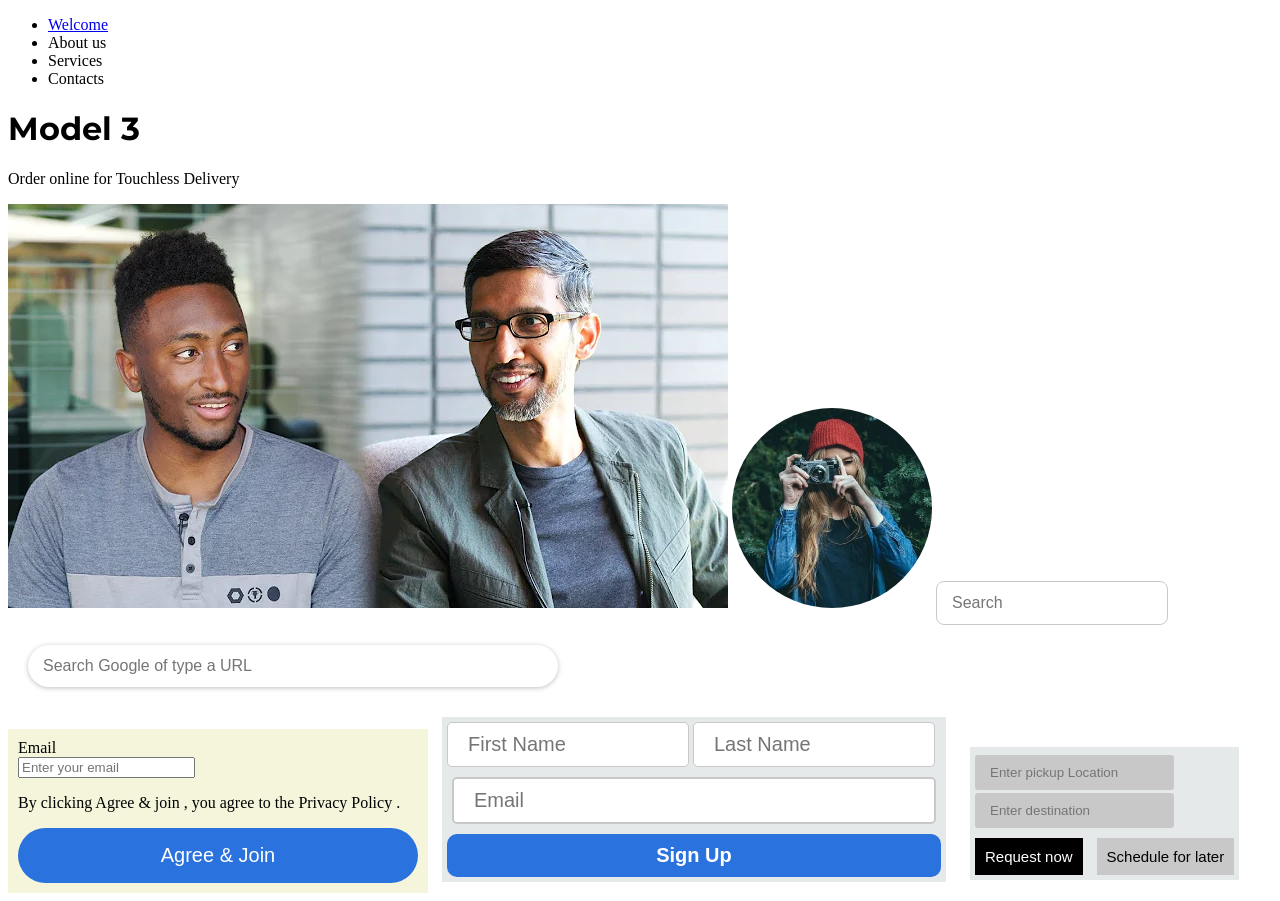
<file: html/index.html>
<!DOCTYPE html>
<html lang="en">
<head>
    <meta charset="UTF-8">
    <meta name="viewport" content="width=device-width, initial-scale=1.0">
    <title>Landing page</title>
    <link rel="stylesheet" href="../styles/index.css">
</head>
<body>
    <header>
        <ul>
            <li><a href="#">Welcome</a></li>
            <li><a href="#"></a>About us</li>
            <li><a href="#"></a>Services</li>
            <li><a href="#"></a>Contacts</li>
        </ul>
        <h1>Model 3</h1>
        <p>Order online for <span>Touchless Delivery</span></p>
    </header>
    <main>
        <img src="../images/img1.webp" alt="img1">
        <img class="kadem" src="../images/image13.jpeg" alt="kadem">
        <input class="find" type="text" placeholder="Search">
        <input class="tag" type="text" placeholder="Search Google of type a URL">
    </main>
    <div class="linkedin">
        <label for="email-input">Email</label> <br>
        <input id="email-input" class="link" type="text" placeholder="Enter your email">
        <p>By clicking Agree &#38; join &#44; you agree to the Privacy Policy &#46; </p>
        <button class="click">Agree &#38; Join</button>
    </div>
    <div class="formal">
        <input class="fname" type="text" placeholder="First Name">
        <input class="fname" type="text" placeholder="Last Name">
        <input class="email" type="text" placeholder="Email">
        <button class="sign">Sign Up</button>
    </div>
    <div class="formal">
        <input class="uber" type="text" placeholder="Enter pickup Location">
        <input class="uber" type="text" placeholder="Enter destination">
        <button class="now">Request now</button>
        <button class="later">Schedule for later</button>
    </div>
</body>
</html>
</file>
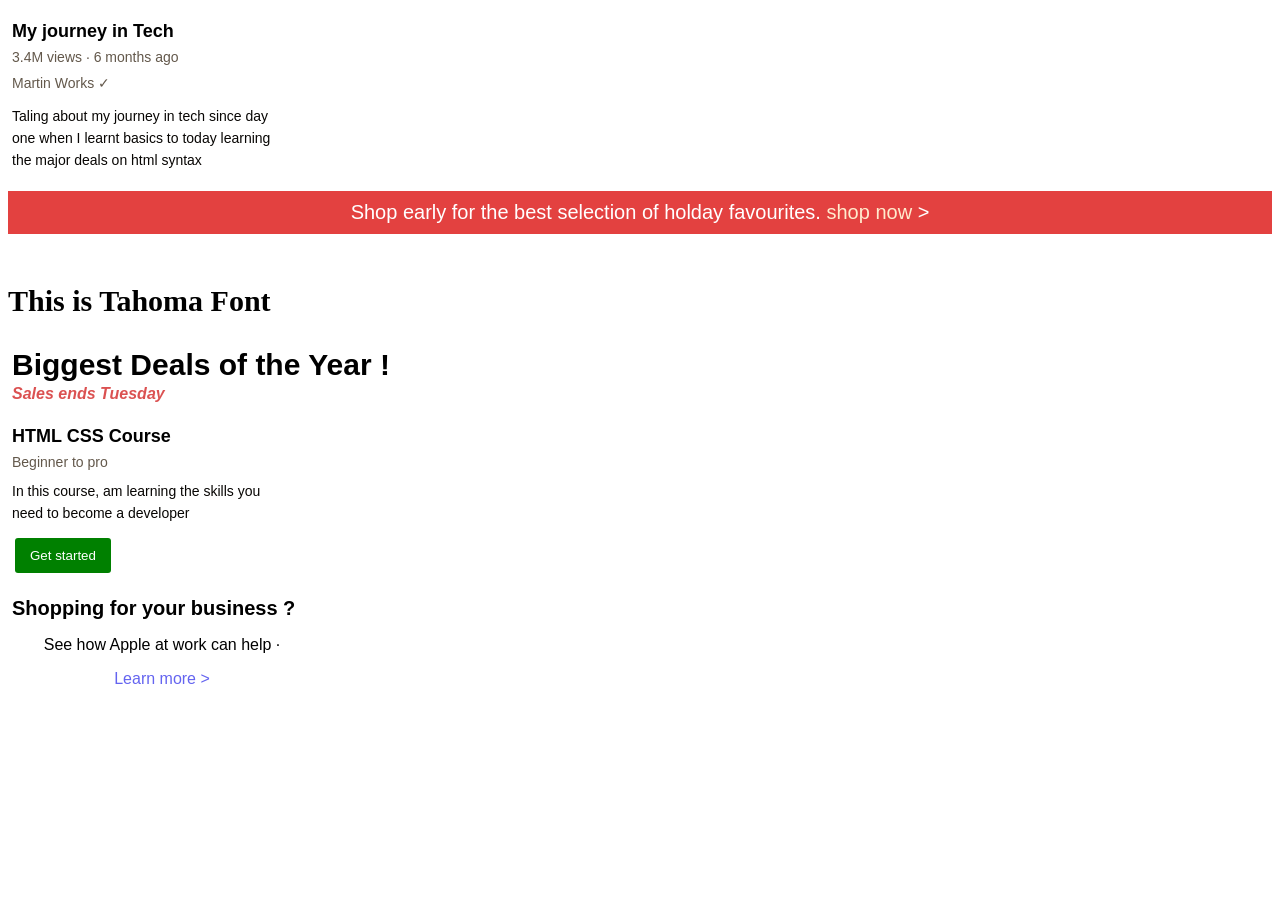
<file: day1_html/day3.html>
<!DOCTYPE html>
<html lang="en">
<head>
    <meta charset="UTF-8">
    <meta name="viewport" content="width=device-width, initial-scale=1.0">
    <link rel="stylesheet" href="day3.css">
    <title>My Website</title>
</head>
<body>
    <div class="content">
        <p class="video-title">
            My journey in Tech
        </p>
        <p class="video-subtitle">
            3.4M views &#183; 6 months ago
        </p>
        <p class="video-author">
            Martin Works &#10003;
        </p>
        <p class="desc">
            Taling about my journey in tech since day one when I learnt basics to today learning the major deals on html syntax
        </p>
    </div>

    <p class="apple_footer"> 
        Shop early for the best selection of holday favourites. <span class="soft">shop now </span> &#62;
    </p>

    <p class="tahom">
        This is Tahoma Font
    </p>
    <div class="content">
        <p class="sales">
            Biggest Deals of the Year &#x21;
        </p>
        <p class="stats">
            Sales ends Tuesday
        </p>
    </div>
    <div class="content">
        <p class="video-title">
            HTML CSS Course
        </p>
        <p class="video-subtitle">
            Beginner to pro
        </p>
        <p class="desc">
            In this course, am learning the skills you need to become a developer
        </p>
        <button class="start">
            Get started
        </button>
    </div>
    <div class="content">
        <p class="title">
            Shopping for your business &#63;
        </p>
        <p class="note">
            See how Apple at work can help &#183;
        </p>
        <p class="more">
            Learn more &#62;
        </p>
    </div>
    
</body>
</html>
</file>
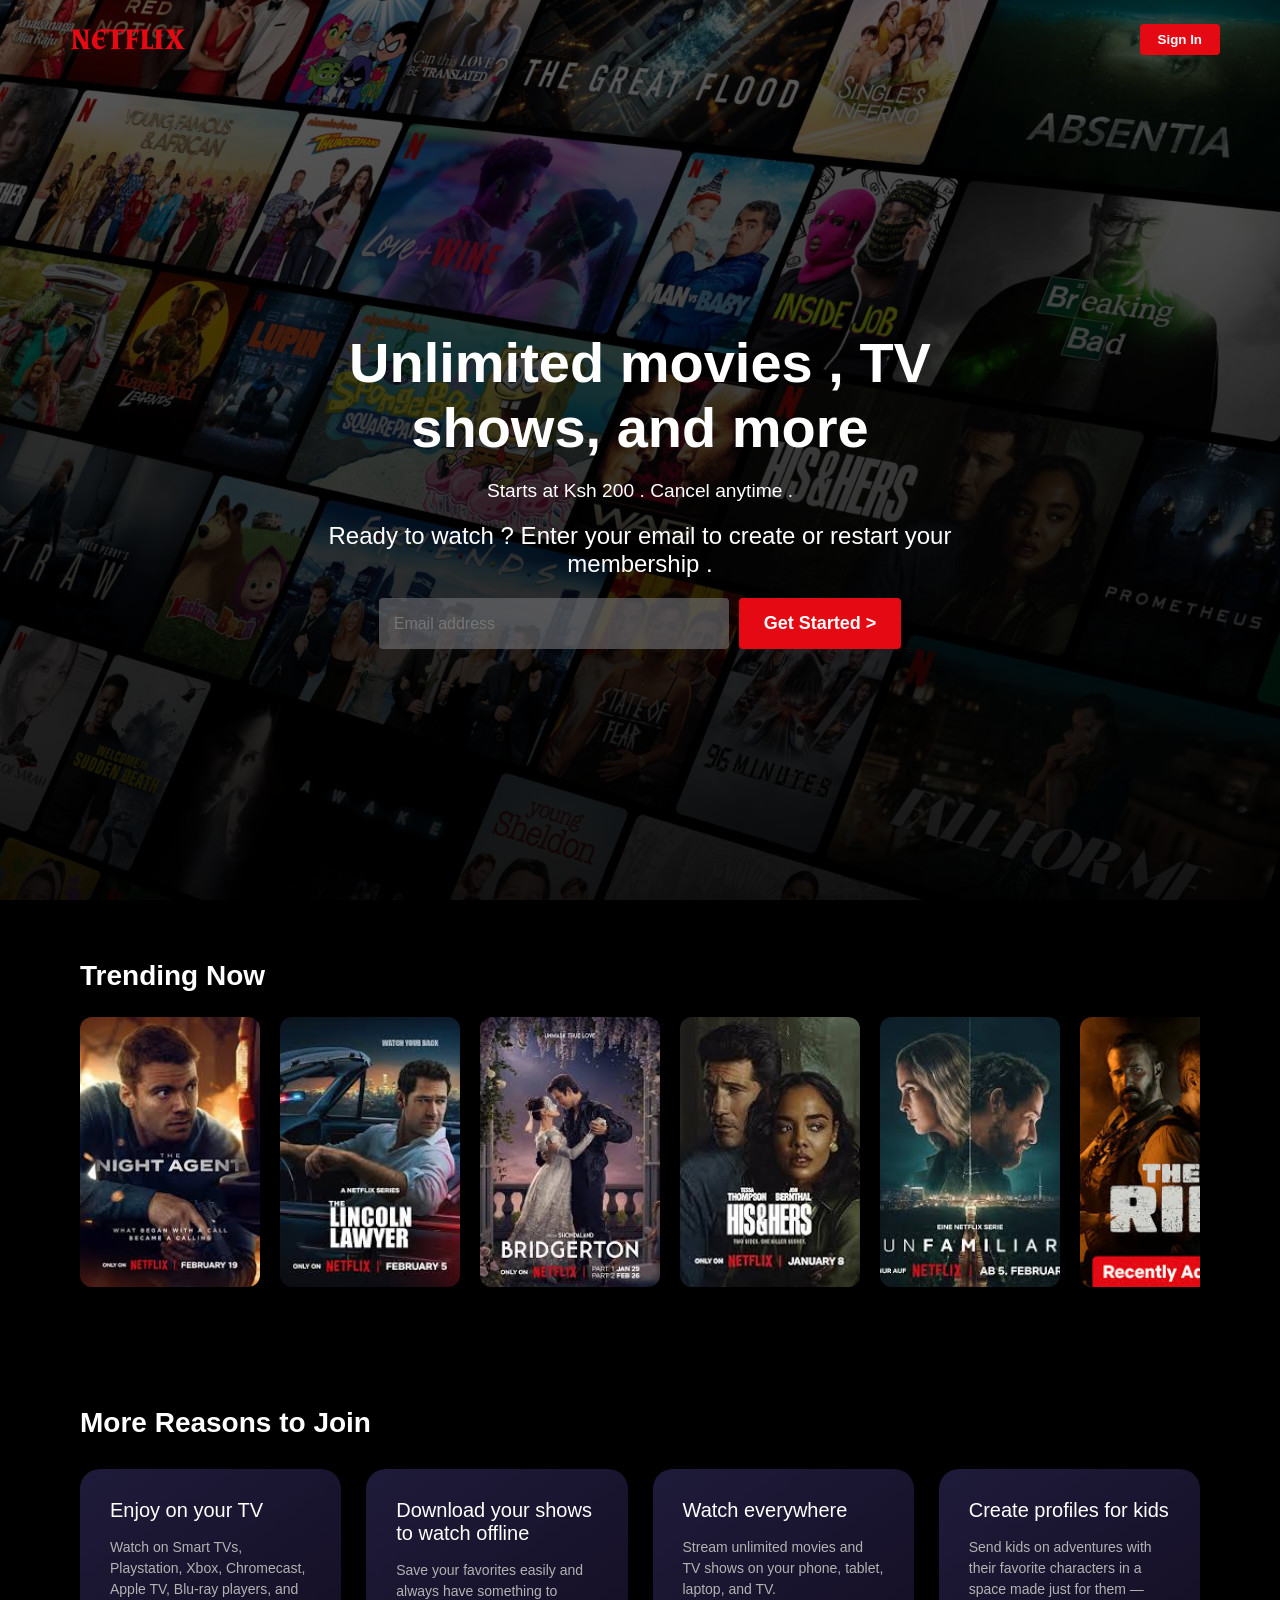
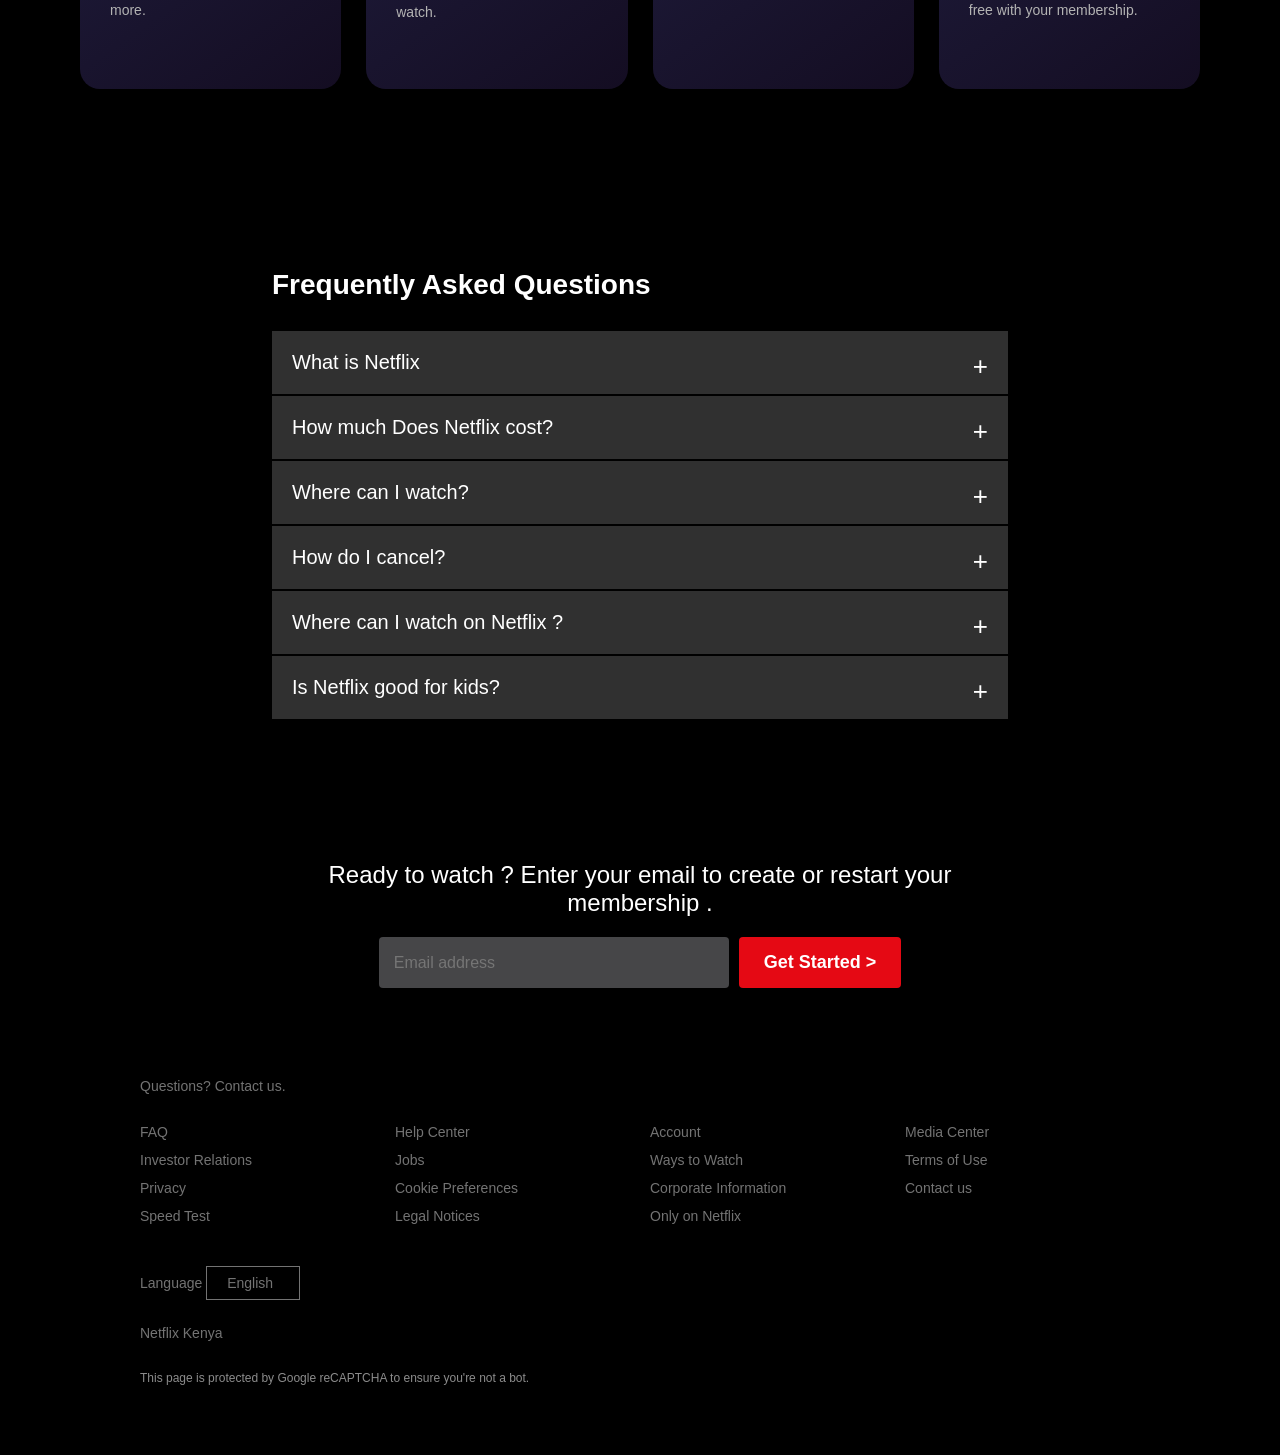
<file: html/flixclone.html>
<!DOCTYPE html>
<html lang="en">
<head>
    <meta charset="UTF-8">
    <meta name="viewport" content="width=device-width, initial-scale=1.0">
    <title>Netflix</title>
    <link rel="stylesheet" href="../styles/flix.css">
</head>
<body>
    <main>
        <div class="hero-section"> 
            <nav class="top">
                <p id="logo">
                    NETFLIX
                </p>
                <button class="sign">
                    Sign In
                </button>
            </nav>
            <div class="hero">
                <h1>
                    Unlimited movies &#44; TV shows, and more
                </h1>
                <p>
                    Starts at Ksh 200 &#46; Cancel anytime &#46;
                </p>
                <h3>
                    Ready to watch &#63; Enter your email to create or restart your membership &#46;
                </h3>
                <div class="email">
                    <input type="email" placeholder="Email address">
                    <button class="get">Get Started &#62;</button>
                </div>
            </div>
        </div>
        <div class="container">
            <h2>Trending Now</h2>
            <div class="pictures">
                <div class="movie-card">
                    <img src="../images/nightagent.jpeg" alt="the night">
                </div>
                <div class="movie-card">
                    <img src="../images/lincon.jpeg" alt="lawyer">
                </div>
                <div class="movie-card">
                    <img src="../images/bridgeton.jpeg" alt="bridgeton">
                </div>
                <div class="movie-card">
                    <img src="../images/his.jpeg" alt="his">
                </div>
                <div class="movie-card">
                    <img src="../images/unfamiliar.jpeg" alt="unfamiliar">
                </div>
                <div class="movie-card">
                    <img src="../images/RIP.jpeg" alt="RIP">
                </div>
                <div class="movie-card">
                    <img src="../images/stranger.jpeg" alt="">
                </div>
                <div class="movie-card">
                    <img src="../images/oh.jpeg" alt="bestie">
                </div>
                <div class="movie-card">
                    <img src="../images/fatal.jpeg" alt="seduction">
                </div>
                <div class="movie-card">
                    <img src="../images/blacklist.jpeg" alt="blacklist">
                </div>
            </div>
        </div>
        <div class="join">
            <h2>
                More Reasons to Join
            </h2>
            <div class="parent">
                <div class="enjoy">
                    <h3>
                        Enjoy on your TV
                    </h3>
                    <p>
                        Watch on Smart TVs, Playstation, Xbox, Chromecast, Apple TV, Blu-ray players, and more.
                    </p>
                </div>
                <div class="enjoy">
                    <h3>
                        Download your shows to watch offline
                    </h3>
                    <p>
                        Save your favorites easily and always have something to watch.
                    </p>
                </div>
                <div class="enjoy">
                    <h3>
                        Watch everywhere
                    </h3>
                    <p>
                        Stream unlimited movies and TV shows on your phone, tablet, laptop, and TV.
                    </p>
                </div>
                <div class="enjoy">
                    <h3>
                        Create profiles for kids
                    </h3>
                    <p>
                        Send kids on adventures with their favorite characters in a space made just for them — free with your membership.
                    </p>
                </div>
            </div>
        </div>
        <div class="fqa">
            <h2>
                Frequently Asked Questions
            </h2>
            <div class="accordion-item">
                <input type="radio" name="accordion" id="q1">
                <label for="q1" class="accordion">
                    What is Netflix
                </label>
                <div class="panel">
                    <p>Netflix is a streaming service that offers a wide variety of award-winning TV shows, movies, anime, documentaries, and more on thousands of internet-connected devices.</p>
                    <p>You can watch as much as you want, whenever you want without a single commercial – all for one low monthly price. There's always something new to discover and new TV shows and movies are added every week!</p>
                </div>
            </div>
            <div class="accordion-item">
                <input type="radio" name="accordion" id="q2">
                <label for="q2" class="accordion">
                    How much Does Netflix cost?
                </label>
                <div class="panel">
                    <p>
                        Watch Netflix on your smartphone, tablet, Smart TV, laptop, or streaming device, all for one fixed monthly fee. Plans range from Ksh 200 to Ksh 1,100/month.
                    </p>
                </div>
            </div>
            <div class="accordion-item">
                <input type="radio" name="accordion" id="q3">
                <label for="q3" class="accordion">
                    Where can I watch?
                </label>
                <div class="panel">
                    <p>
                        Watch anywhere, anytime. Sign in with your Netflix account to watch instantly on the web at netflix.com from your personal computer or on any internet-connected device that offers the Netflix app, including smart TVs, smartphones, tablets, streaming media players and game consoles.
                    </p>
                    <p>
                        You can also download your favorite shows with the iOS or Android app. Use downloads to watch while you're on the go and without an internet connection. Take Netflix with you anywhere.
                    </p>
                </div>
            </div>
            <div class="accordion-item">
                <input type="radio" name="accordion" id="q4">
                <label for="q4" class="accordion">
                    How do I cancel?
                </label>
                <div class="panel">
                    <p>
                        Netflix is flexible. You can easily cancel your account online in two clicks. There are no cancellation fees – start or stop your account anytime.
                    </p>
                </div>
            </div>
            <div class="accordion-item">
                <input type="radio" name="accordion" id="q5">
                <label for="q5" class="accordion">
                    Where can I watch on Netflix ?
                </label>
                <div class="panel">
                    <p>
                        Netflix has an extensive library of feature films, documentaries, TV shows, anime, award-winning Netflix originals, and more. Watch as much as you want, anytime you want.
                    </p>
                </div>
            </div>
            <div class="accordion-item">
                <input type="radio" name="accordion" id="q2">
                <label for="q2" class="accordion">
                    Is Netflix good for kids?
                </label>
                <div class="panel">
                    <p>
                        The Netflix Kids experience is included in your membership to give parents control while kids enjoy family-friendly TV shows and movies in their own space.
                    </p>
                    <p>
                        Kids profiles come with PIN-protected parental controls that let you restrict the maturity rating of content kids can watch and block specific titles you don’t want kids to see.
                    </p>
                </div>
            </div>
        </div>
        <div class="hero">
            <h3>
               Ready to watch &#63; Enter your email to create or restart your membership &#46;
            </h3>
            <div class="email">
                <input type="email" placeholder="Email address">
                <button class="get">Get Started &#62;</button>
            </div>
        </div>

    </main>

    <footer class="footer">
    <div class="footer-container">

        <p class="footer-contact">Questions? Contact us.</p>

        <div class="footer-links">
            <ul>
                <li><a href="#">FAQ</a></li>
                <li><a href="#">Investor Relations</a></li>
                <li><a href="#">Privacy</a></li>
                <li><a href="#">Speed Test</a></li>
            </ul>

            <ul>
                <li><a href="#">Help Center</a></li>
                <li><a href="#">Jobs</a></li>
                <li><a href="#">Cookie Preferences</a></li>
                <li><a href="#">Legal Notices</a></li>
            </ul>

            <ul>
                <li><a href="#">Account</a></li>
                <li><a href="#">Ways to Watch</a></li>
                <li><a href="#">Corporate Information</a></li>
                <li><a href="#">Only on Netflix</a></li>
            </ul>

            <ul>
                <li><a href="#">Media Center</a></li>
                <li><a href="#">Terms of Use</a></li>
                <li><a href="#">Contact us</a></li>
            </ul>
        </div>

        <div class="footer-language">
            <label for="language-select">Language</label>
            <select id="language-select">
                <option>English</option>
                <option>French</option>
                <option>Español</option>
                <option>Chinese</option>
            </select>
        </div>

        <p class="footer-country">Netflix Kenya</p>

        <p class="footer-note">
            This page is protected by Google reCAPTCHA to ensure you're not a bot.
        </p>

    </div>
</footer>
    
</body>
</html>
</file>
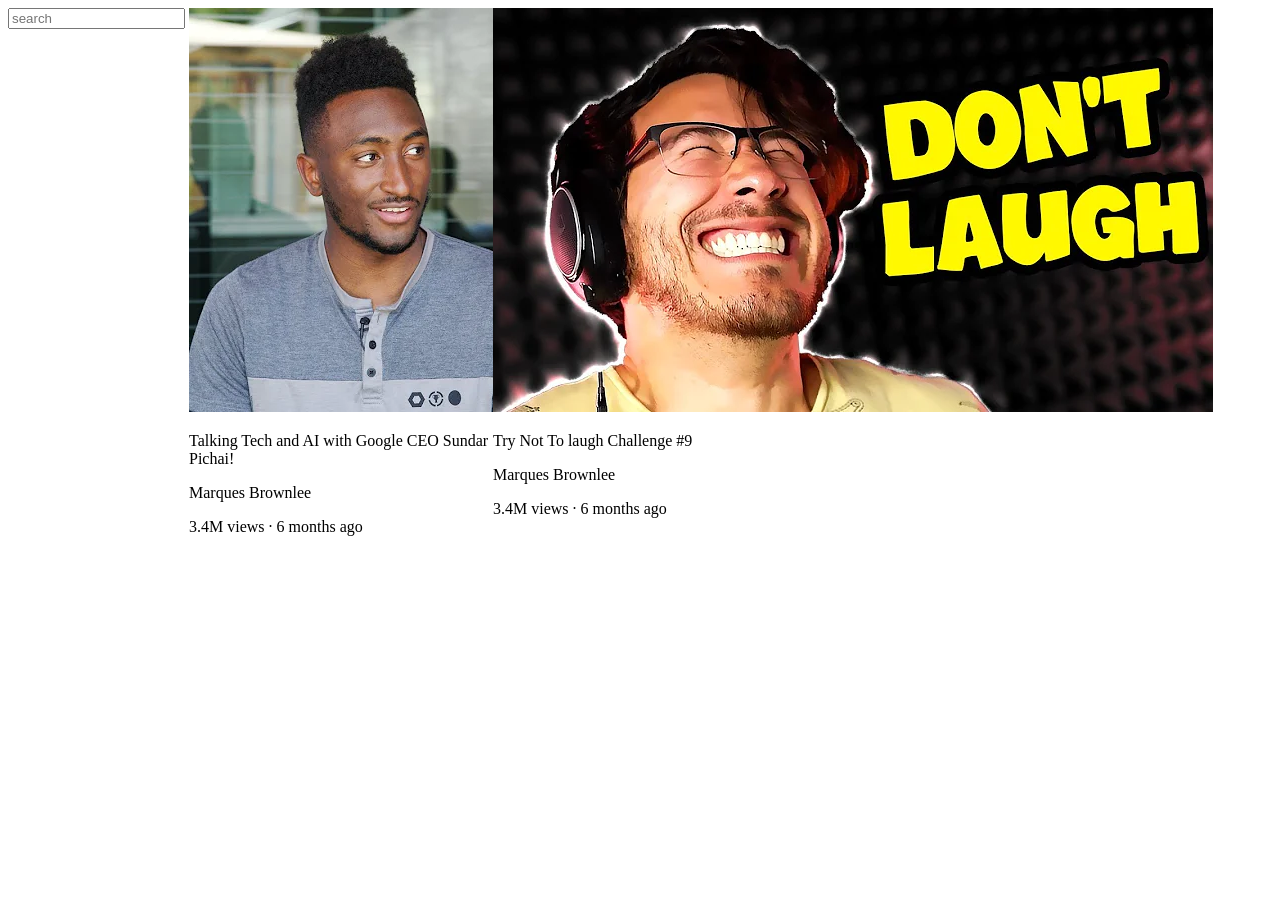
<file: html/youtube.html>
<!DOCTYPE html>
<html lang="en">
<head>
    <meta charset="UTF-8">
    <meta name="viewport" content="width=device-width, initial-scale=1.0">
    <link rel="stylesheet" href="../styles/youtube.css">
    <title>U-tube</title>
</head>
<body>
    <input class="search-bar" type="text" placeholder="search">
    <div class="video-preview"> 
    <img  class="thumbnail" src="../images/img1.webp" alt="">
    <p class="video-title">
        Talking Tech and AI with Google CEO Sundar Pichai!
    </p>
    <p class="video-author">
        Marques Brownlee
    </p>
    <p class="video-stats">
        3.4M views &#183; 6 months ago
    </p>
    </div>

    <div class="video-preview">
    <img  class="thumbnail" src="../images/img2.webp" alt="">
    <p class="video-title">
        Try Not To laugh Challenge #9
    </p>
    <p class="video-author">
        Marques Brownlee
    </p>
    <p class="video-stats">
        3.4M views &#183; 6 months ago
    </p>

    </div>
</body>
</html>
</file>
<file: styles/index.css>
@import url('https://fonts.googleapis.com/css2?family=Montserrat:ital,wght@0,100..900;1,100..900&display=swap');

h1 {
  font-family: "Montserrat", sans-serif;
  font-optical-sizing: auto;
  font-weight:  bold;
  font-style: normal;
}

.kadem {
    width: 200px;
    height: 200px;
    border-radius: 100px;
    object-fit: cover;
    object-position: center;
}

.find {
    font-size: 16px;
    border-radius: 8px;
    border-width: 1px;
    border-style: solid;
    border-color: rgb(200, 200, 200);
    padding: 12px 15px;
}

.tag {
    width: 500px;
    font-size: 16px;
    border-radius: 30px;
    border-style: none;
    border-color: rgb(200, 200, 200);
    padding: 12px 15px;
    box-shadow: 0 1px 5px rgba(0, 0, 0, 0.25);
    margin: 20px;
}

.linkedin {
    display: inline-block;
    background-color: beige;
    padding: 10px;
}

.click {
    border: none;
    height: auto;
    width: 400px;
    font-size: 20px;
    background-color: rgb(42, 114, 221);
    color: white;
    padding: 16px 16px;
    border-radius: 30px;
}

.formal {
    display: inline-block;
    padding: 5px;
    margin: 10px;
    background-color: rgb(230, 233, 233);

}

.fname,
.lname {
    font-size: 20px;
    border-style: solid;
    border-width: 1px;
    width: 100%;
    border-color: rgb(200, 200, 200);
    padding: 10px 20px;
    border-radius: 5px;
    display: inline-block;
    width: 200px;
}

.email {
    display: block;
    font-size: 20px;
    margin: 10px 5px;
    width: 440px;
    border-radius: 5px;
    border-style: solid;
    border-color: rgb(200, 200, 200);
    padding: 10px 20px;
}

.sign {
    width: 100%;
    font-size: 20px;
    font-weight: bold;
    font-family: arial;
    background-color: rgb(42, 114, 221);
    color: white;
    padding: 10px 15px;
    border-radius: 10px;
    border: none;
}

.uber {
    border: none;
    border-radius: 3px;
    margin-top: 3px;
    background-color: rgb(200, 200, 200);
    color: rgba(194, 206, 192, 0.685);
    padding: 10px 15px;
    display: block;
}

.now {
    color: white;
    background-color: black;
    border: none;
    margin-top: 10px;
    margin-right: 5px;
    font-size: 15px;
    padding: 10px 10px;
}

.later {
    color: black;
    background-color: rgb(200, 200, 200);
    border: none;
    margin-top: 10px;
    margin-left: 5px;
    font-size: 15px;
    padding: 10px 10px;
}
</file>
<file: day1_html/day3.css>
.body {
    margin: 0;
    padding: 0;
}

p {
    font-family: arial;
}

.content {
    margin: 2px 4px;
    flex-direction: column;
    margin-bottom: 20px;
}
.video-title {
    font-weight: bold;
    font-size: 18px;
    width: 180px;
    line-height: 26px;
    margin-bottom: 5px;
}

.video-subtitle {
    font-size: 14px;
    color: rgb(99, 88, 75);
    margin-top: 0;
    margin-bottom: 10px;
}
.video-author {
    font-size: 14px;
    color: rgb(99, 88, 75);
    margin-top: 0;
}

.desc {
    font-size: 14px;
    color: rgb(8, 6, 4);
    margin-top: 0;
    margin-bottom: 10px;
    width: 280px;
    line-height: 22px;
}

.apple_footer {
    margin-bottom: 50px;
    font-size: 20px;
    background-color: rgb(227, 65, 64);
    color: white;
    text-align: center;
    padding: 10px 5px;
}

.soft {
    color: blanchedalmond;
    cursor: pointer;
    transition: text-decoration 1s;
}
.soft:hover {
    text-decoration: underline;
    font-weight: bold;
}

.tahom {
    font-family: Tahoma;
    font-size: 30px;
    font-weight: bold;
}

.sales {
    font-family: arial;
    font-weight: bold;
    font-size: 30px;
    margin-bottom: 0;
}

.stats {
    font-family: arial;
    font-weight: bold;
    color: rgb(219, 81, 81);
    font-style: italic;
    margin-top: 3px;
}

.start {
    background-color: green;
    color: white;
    font-family:Verdana, Geneva, Tahoma, sans-serif;
    border: none;
    border-radius: 3px;
    margin: 4px 3px;
    padding:10px 15px;
}

.title {
    font-family: Arial;
    font-weight: bold;
    font-size: 20px;
    margin-bottom: 0px;
}

.note {
    text-align: center;
    width: 300px;
}

.more {
    color: #6464f0;
    text-align: center;
    width: 300px;
}
</file>
<file: styles/flix.css>
@import url('https://fonts.googleapis.com/css2?family=Almendra:ital,wght@0,400;0,700;1,400;1,700&family=Google+Sans:ital,opsz,wght@0,17..18,400..700;1,17..18,400..700&family=Roboto+Condensed:ital,wght@0,100..900;1,100..900&display=swap');
* {
    margin: 0px;
    padding: 0px;
    box-sizing: border-box;
    cursor: pointer;
    font-family: Arial, Helvetica, sans-serif;
}

body {
    background-color: black;
}

.hero-section {
    position: relative;
    height: 100vh;
    background: 
        linear-gradient(to bottom, rgba(0, 0, 0, 0.5), rgba(0, 0, 0, 0.9)),
        url("../images/background.jpg") center/cover no-repeat;
        color: white;
        display: flex;
        flex-direction: column;
}
h3 {
    color: white;
    margin-bottom: 24px;
    font-size: 20x;
    font-family: "Google Sans", sans-serif;
    font-optical-sizing: auto;
    font-weight: 400;
    font-style: normal;
    font-variation-settings:
    "GRAD" 0;

}

.top {
    display: flex;
    align-items: center;
    justify-content: space-between;
    padding: 20px 60px;
}

#logo {
    color: rgb(229, 9, 20);
    display: inline;
    cursor: pointer;
    font-family: "Almendra", serif;
    font-weight: 700;
    font-style: normal;
    font-size: 30px;
    margin: 0px 10px;
    width: 150px;
}

.sign {
    background-color: #e50914;
    border: none;
    padding: 8px 18px;
    color: white;
    border-radius: 4px;
    cursor: pointer;
    font-weight: bold;
}

.sign:hover {
    background-color: #f6121d;
}

.hero {
    text-align: center;
    margin: auto;
    max-width: 800px;
    padding: 20px;
}

.hero h1 {
    font-size: 3.5rem;
    font-weight: 800;
    margin-bottom: 20px;
}

.hero h3 {
    font-size: 1.5rem;
    margin-bottom: 20px;
    font-weight: 500;
}

.hero p {
    font-size: 1.2rem;
    margin-bottom: 20px;
}

/* EMAIL BOX */
.email {
    display: flex;
    justify-content: center;
    gap: 10px;
    flex-wrap: wrap;
}

.email input {
    padding: 15px;
    width: 350px;
    border-radius: 4px;
    border: none;
    background: #706f72a1;
    color: rgba(0, 0, 0, 0.5);
    outline: none;
    font-size: 16px;
}

.get {
    background-color: #e50914;
    border: none;
    padding: 15px 25px;
    color: white;
    font-size: 18px;
    font-weight: bold;
    border-radius: 4px;
    cursor: pointer;
}

.get:hover {
    background-color: #f6121d;
}

.container {
    background: #000;
    color: white;
    padding: 60px 80px;
}

.container h2 {
    font-size: 28px;
    margin-bottom: 25px;
}

.pictures {
    display: flex;
    gap: 20px;
    overflow-x: auto;
    scroll-behavior: smooth;
}

.pictures::-webkit-scrollbar {
    display: none;
}

/* Movie Card */
.movie-card {
    position: relative;
    min-width: 180px;
    aspect-ratio: 2 / 3;
    overflow: hidden;
    border-radius: 12px;
    cursor: pointer;
    transition: transform 0.3s ease;
}

.movie-card img {
    width: 100%;
    height: 100%;
    object-fit: cover;
    display: block;
}

/* Hover Effect */
.movie-card:hover {
    transform: scale(1.08);
}

.join {
    background: #000;
    color: white;
    padding: 60px 80px;
}

.join h2 {
    font-size: 28px;
    margin-bottom: 30px;
}

.parent {
    display: grid;
    grid-template-columns: repeat(4, 1fr);
    gap: 25px;
}


.enjoy {
    padding: 30px;
    border-radius: 20px;

    background: linear-gradient(
        145deg,
        #1e1b3a,
        #140d22
    );

    min-height: 220px;

    transition: transform 0.3s ease, box-shadow 0.3s ease;
}

.enjoy h3 {
    font-size: 20px;
    margin-bottom: 15px;
}

.enjoy p {
    font-size: 14px;
    color: #b3b3b3;
    line-height: 1.5;
}


.reason-card:hover {
    transform: translateY(-5px);
    box-shadow: 0 10px 30px rgba(229, 9, 20, 0.3);
}

.fqa {
    background: #000;
    color: white;
    width: 70%;
    padding: 60px 80px;
    margin: 60px auto;
}

.fqa h2{
    font-size: 28px;
    margin-bottom: 30px;
}


.accordion-item input {
    display: none;
}


.accordion {
    display: block;
    background: #303030;
    color: white;
    padding: 20px;
    font-size: 20px;
    cursor: pointer;
    margin-bottom: 2px;
    position: relative;
}


.accordion::after {
    content: "+";
    position: absolute;
    right: 20px;
    font-size: 26px;
    transition: transform 0.3s ease;
}


.panel {
    background: #303030;
    color: white;
    max-height: 0;                 
    overflow: hidden;              
    transition: max-height 0.4s ease;
    padding: 0 20px;
}


.panel p {
    padding: 15px 0;
}


.accordion-item input:checked ~ .panel {
    max-height: 500px;            
}


.accordion-item input:checked + .accordion::after {
    transform: rotate(45deg);
}

.footer {
    background: #000;
    color: #737373;
    padding: 70px 0;
    font-family: Arial, Helvetica, sans-serif;
    font-size: 14px;
}

.footer-container {
    width: 85%;
    max-width: 1000px;
    margin: auto;
}

.footer-contact {
    margin-bottom: 30px;
}

.footer-links {
    display: grid;
    grid-template-columns: repeat(4, 1fr);
    gap: 20px;
    margin-bottom: 30px;
}

.footer-links ul {
    list-style: none;
    padding: 0;
}

.footer-links li {
    margin-bottom: 12px;
}

.footer-links a {
    color: #737373;
    text-decoration: none;
}

.footer-links a:hover {
    text-decoration: underline;
}

.footer-language {
    margin-bottom: 25px;
}

.footer-language select {
    background: transparent;
    color: #737373;
    border: 1px solid #737373;
    padding: 8px 20px;
    font-size: 14px;
    appearance: none;
    cursor: pointer;
}

.footer-country {
    margin-bottom: 25px;
}


.footer-note {
    font-size: 12px;
    color: #8c8c8c;
    margin-top: 30px;
}
</file>
<file: styles/youtube.css>
.video-preview {
    display: inline-block;
    width: 300px;
    vertical-align: top;
}
</file>
